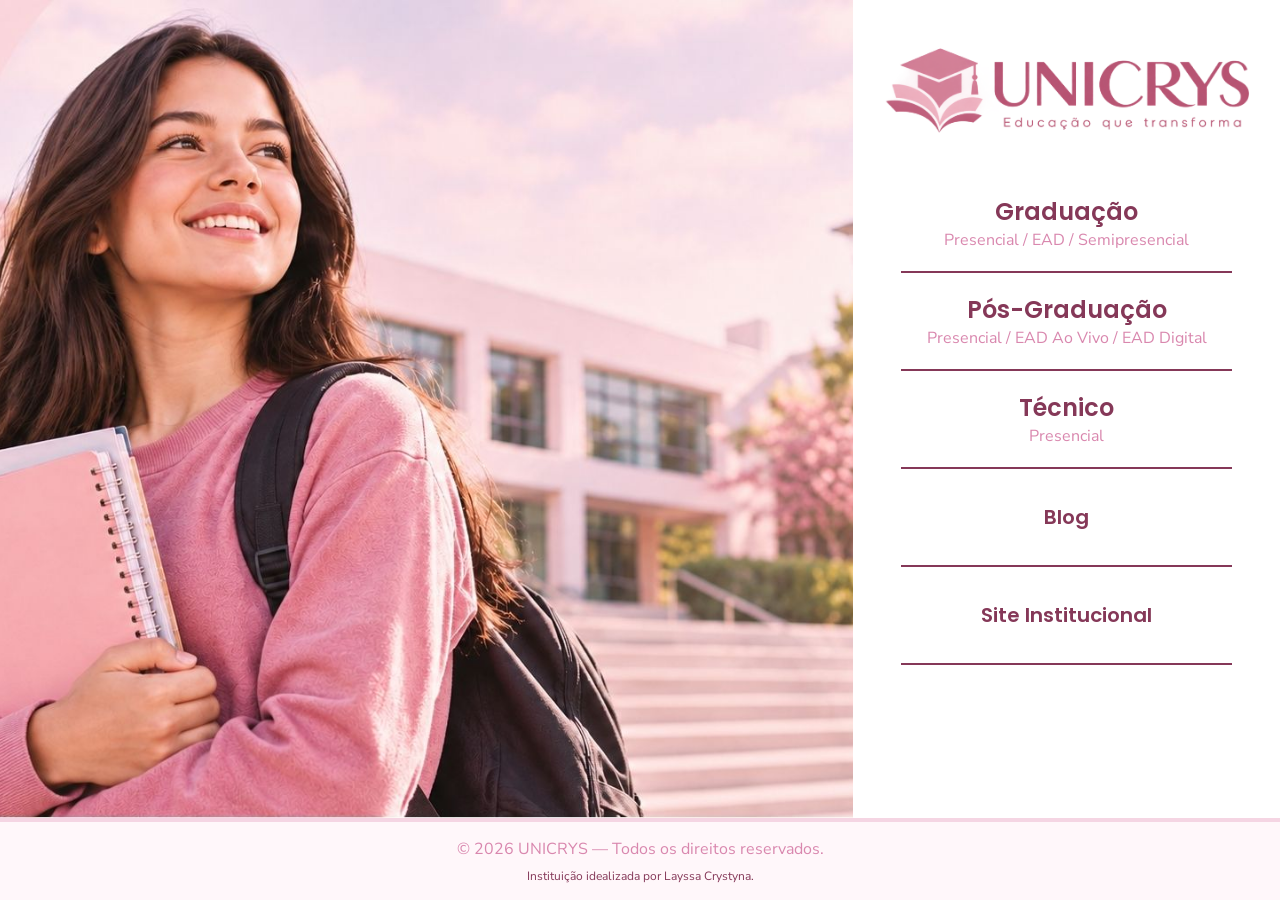
<file: Pages/index.html>
<!DOCTYPE html>
<html lang="pt-br">
<head>
  <meta charset="UTF-8">
  <meta name="viewport" content="width=device-width, initial-scale=1.0">
  <link rel="shortcut icon" href="/Image/Logo Unicrys_ Educação que Transforma.png" type="image/x-icon">
  <link rel="stylesheet" href="/Styles/index.css">
  <title>UNICRYS</title>
</head>
<body>
  <div class="tela">
    <img class="ilustração" src="/Image/Estudante Sorridente no Campus Primavera.jpg" alt="Estudante Sorridente no Campus Primavera">
    <div class="menu">
      <img class="logo" src="/Image/Logo Unicrys_ Educação que Transforma.png" alt="Logo Unicrys Educação que Transforma">
      <div class="opção_conteiner">
        <a href="/Pages/graduação.html">
          <div class="opção">
            <p class="opção_titulo">Graduação</p>
            <p class="opção_subtitulo">Presencial / EAD / Semipresencial</p>
          </div>
        </a>
        <a href="/Pages/pos-graduação.html">
          <div class="opção">
            <p class="opção_titulo">Pós-Graduação</p>
            <p class="opção_subtitulo">Presencial / EAD Ao Vivo / EAD Digital</p>
          </div>
        </a>
        <a href="/Pages/técnico.html">
          <div class="opção">
            <p class="opção_titulo">Técnico</p>
            <p class="opção_subtitulo">Presencial</p>
          </div>
        </a>
        <div class="opção">
          <p class="titulo">Blog</p>
        </div>
        <div class="opção">
          <p class="titulo">Site Institucional</p>
        </div>
      </div>
    </div>
  </div>
  <footer>
    <p class="titulo">© 2026 UNICRYS — Todos os direitos reservados.</p>
    <p class="subtitulo">Instituição idealizada por Layssa Crystyna.</p>
  </footer>
</body>
</html>
</file>
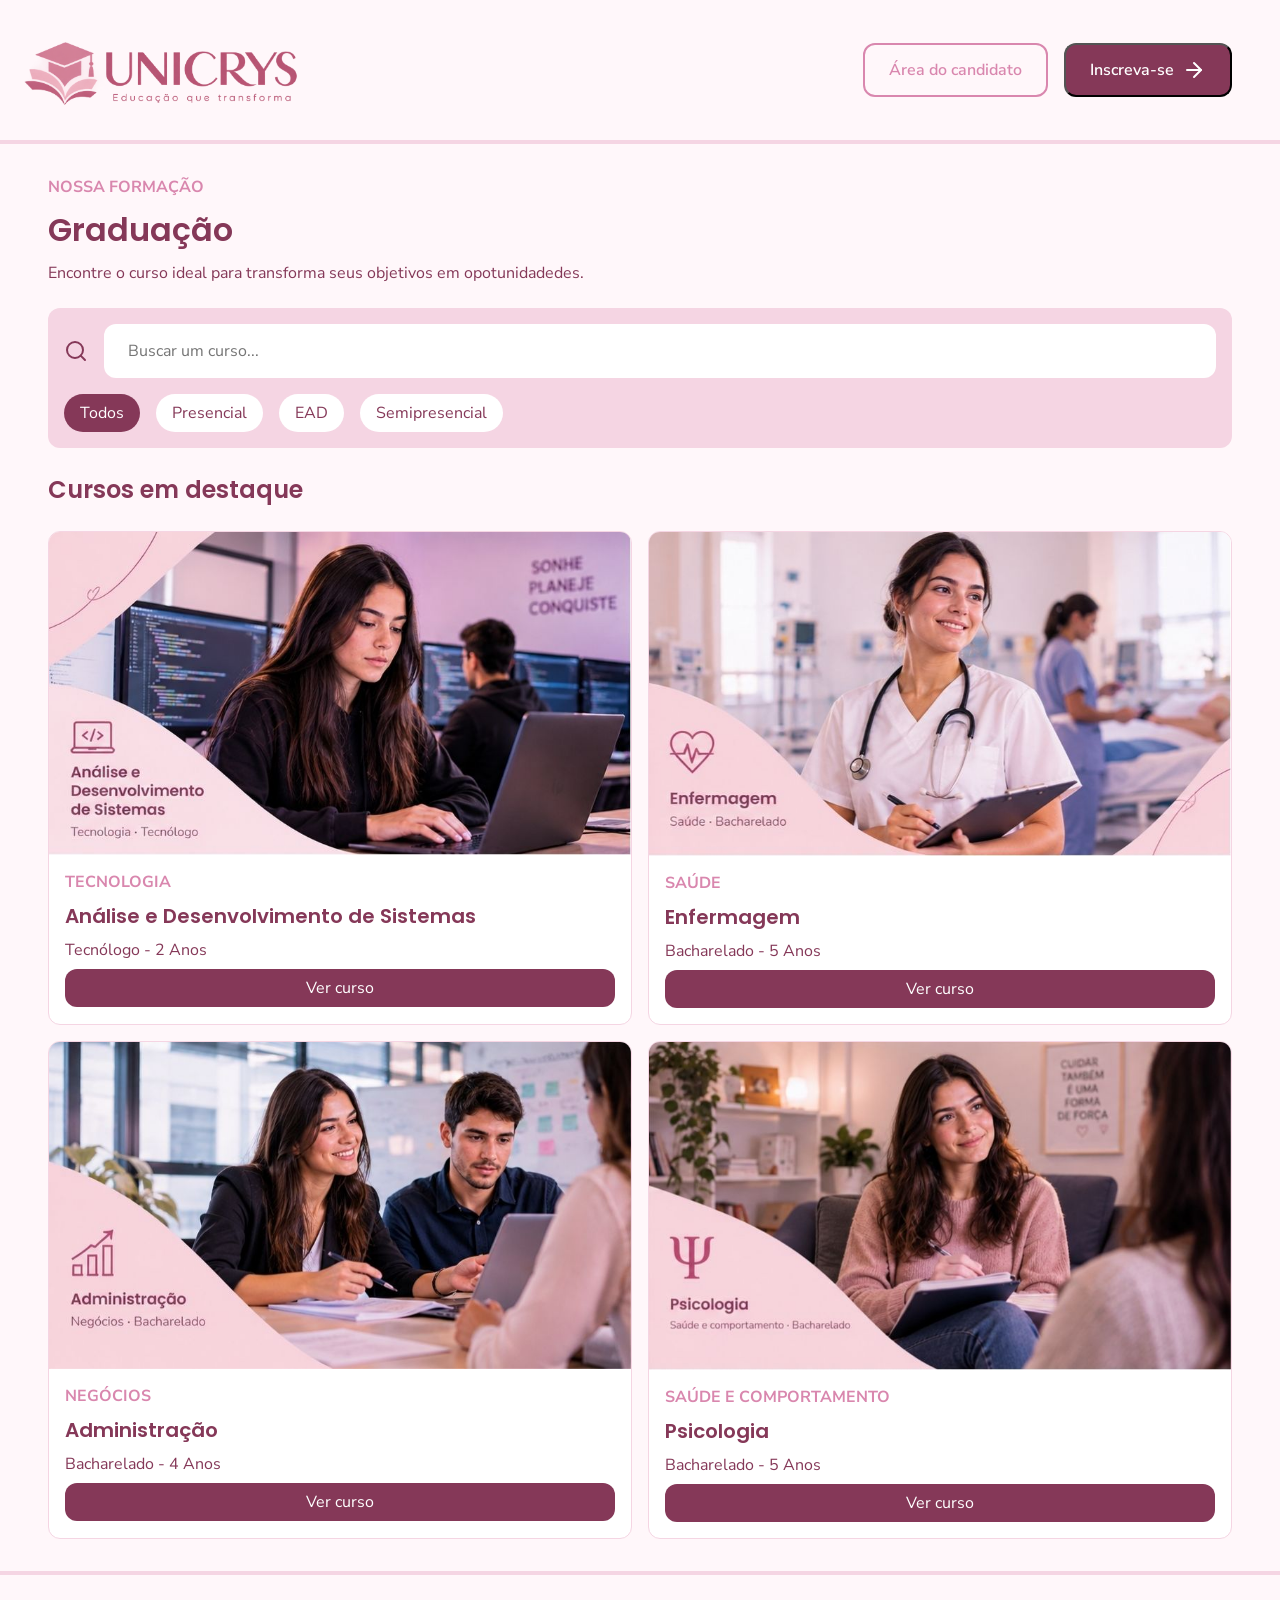
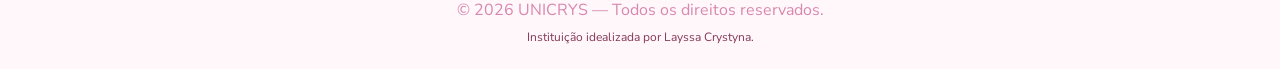
<file: Pages/graduação.html>
<!DOCTYPE html>
<html lang="pt-br">
<head>
  <meta charset="UTF-8">
  <meta name="viewport" content="width=device-width, initial-scale=1.0">
  <link rel="shortcut icon" href="/Image/Logo Unicrys_ Educação que Transforma.png" type="image/x-icon">
  <link rel="stylesheet" href="/Styles/style.css">
  <title>UNICRYS</title>
</head>
<body>
  <div class="menu">
    <img src="/Image/Logo Unicrys_ Educação que Transforma.png" alt="">
    <div class="botões">
      <button class="botão_candidato">
        <p>Área do candidato</p>
      </button>
      <button class="botão_inscrever">
        <p>Inscreva-se</p>
        <svg class="seta" xmlns="http://www.w3.org/2000/svg" width="24" height="24" viewBox="0 0 24 24" fill="none" stroke="currentColor" stroke-width="2" stroke-linecap="round" stroke-linejoin="round" class="lucide lucide-arrow-right preview-icon"><path d="M5 12h14"/><path d="m12 5 7 7-7 7"/></svg>
      </button>
    </div>
  </div>

  <div class="conteiner_principal">
    <div class="cabeçalho">
      <p class="subtitulo">NOSSA FORMAÇÃO</p>
      <p class="titulo">Graduação</p>
      <p class="descrição">Encontre o curso ideal para transforma seus objetivos em opotunidadedes.</p>
    </div>

    <div class="busca_conteiner">
      <div class="busca">
        <svg class="lupa" xmlns="http://www.w3.org/2000/svg" width="24" height="24" viewBox="0 0 24 24" fill="none" stroke="currentColor" stroke-width="2" stroke-linecap="round" stroke-linejoin="round" class="lucide lucide-search preview-icon"><path d="m21 21-4.34-4.34"/><circle cx="11" cy="11" r="8"/></svg>
        <input type="text" placeholder="Buscar um curso...">
      </div>
      <div class="opções">
        <p class="opção_selecionada">Todos</p>
        <p class="opção">Presencial</p>
        <p class="opção">EAD</p>
        <p class="opção">Semipresencial</p>
      </div>
    </div>

    <p class="titulo_cursos">Cursos em destaque</p>

    <div class="container_cursos">
      <div class="card_curso">
        <img src="/Image/Imagem ADS.jpg" alt="Imagem ilustrativa do curso de ADS">
        <div class="info_curso">
          <p class="tipo_curso">TECNOLOGIA</p>
          <p class="nome_curso">Análise e Desenvolvimento de Sistemas</p>
          <p class="tempo">Tecnólogo - 2 Anos</p>
          <button class="botão_ver">Ver curso</button>
        </div>
      </div>
      <div class="card_curso">
        <img src="/Image/Imagem Enfermagem.jpg" alt="Imagem ilustrativa do curso de ADS">
        <div class="info_curso">
          <p class="tipo_curso">SAÚDE</p>
          <p class="nome_curso">Enfermagem</p>
          <p class="tempo">Bacharelado - 5 Anos</p>
          <button class="botão_ver">Ver curso</button>
        </div>
      </div>
      <div class="card_curso">
        <img src="/Image/Imagem Administração.jpg" alt="Imagem ilustrativa do curso de ADS">
        <div class="info_curso">
          <p class="tipo_curso">NEGÓCIOS</p>
          <p class="nome_curso">Administração</p>
          <p class="tempo">Bacharelado - 4 Anos</p>
          <button class="botão_ver">Ver curso</button>
        </div>
      </div>
      <div class="card_curso">
        <img src="/Image/Imagem Psicologia.jpg" alt="Imagem ilustrativa do curso de ADS">
        <div class="info_curso">
          <p class="tipo_curso">SAÚDE E COMPORTAMENTO</p>
          <p class="nome_curso">Psicologia</p>
          <p class="tempo">Bacharelado - 5 Anos</p>
          <button class="botão_ver">Ver curso</button>
        </div>
      </div>
    </div>
  </div>

  <footer>
    <p class="titulo">© 2026 UNICRYS — Todos os direitos reservados.</p>
    <p class="subtitulo">Instituição idealizada por Layssa Crystyna.</p>
  </footer>
</body>
</html>
</file>
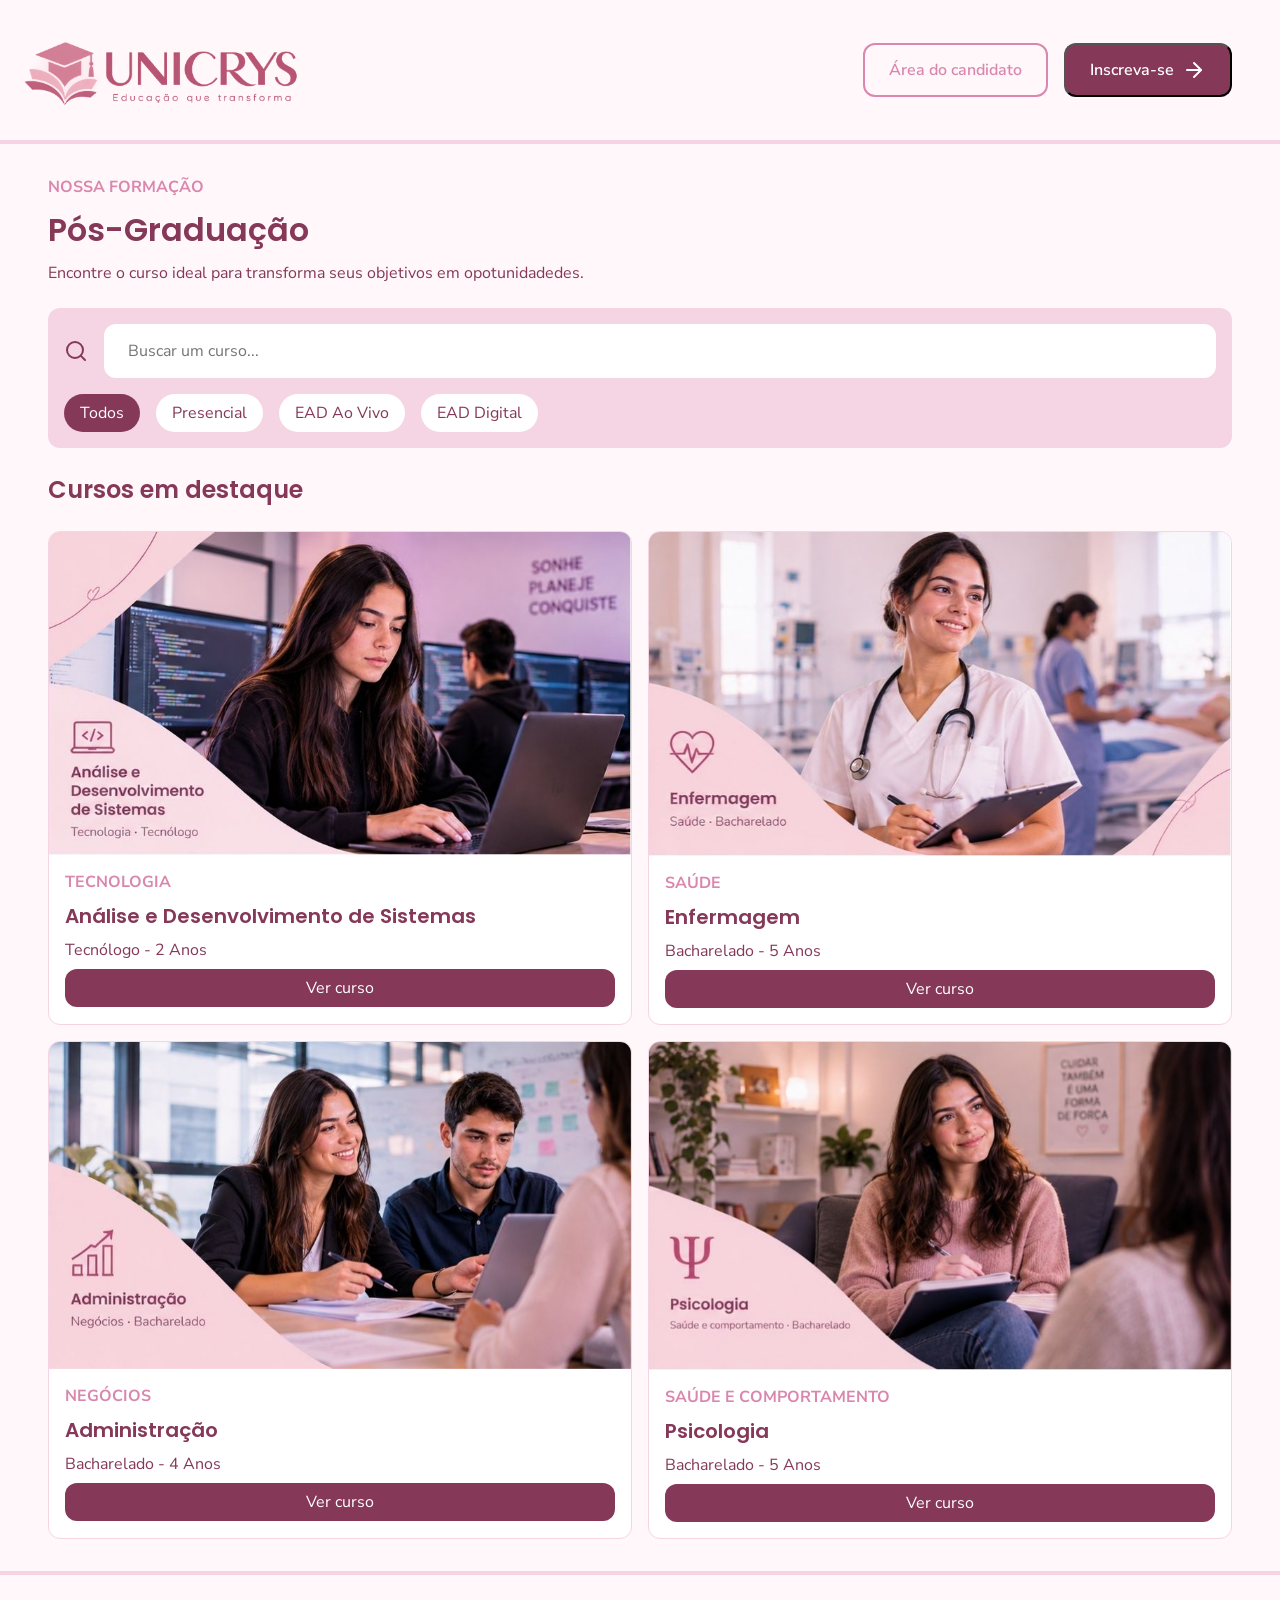
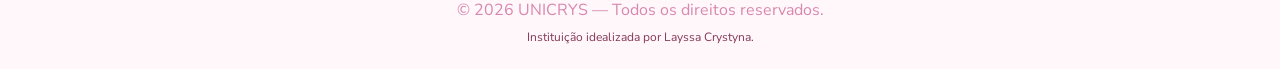
<file: Pages/pos-graduação.html>
<!DOCTYPE html>
<html lang="pt-br">
<head>
  <meta charset="UTF-8">
  <meta name="viewport" content="width=device-width, initial-scale=1.0">
  <link rel="shortcut icon" href="/Image/Logo Unicrys_ Educação que Transforma.png" type="image/x-icon">
  <link rel="stylesheet" href="/Styles/style.css">
  <title>UNICRYS</title>
</head>
<body>
  <div class="menu">
    <img src="/Image/Logo Unicrys_ Educação que Transforma.png" alt="">
    <div class="botões">
      <button class="botão_candidato">
        <p>Área do candidato</p>
      </button>
      <button class="botão_inscrever">
        <p>Inscreva-se</p>
        <svg class="seta" xmlns="http://www.w3.org/2000/svg" width="24" height="24" viewBox="0 0 24 24" fill="none" stroke="currentColor" stroke-width="2" stroke-linecap="round" stroke-linejoin="round" class="lucide lucide-arrow-right preview-icon"><path d="M5 12h14"/><path d="m12 5 7 7-7 7"/></svg>
      </button>
    </div>
  </div>

  <div class="conteiner_principal">
    <div class="cabeçalho">
      <p class="subtitulo">NOSSA FORMAÇÃO</p>
      <p class="titulo">Pós-Graduação</p>
      <p class="descrição">Encontre o curso ideal para transforma seus objetivos em opotunidadedes.</p>
    </div>

    <div class="busca_conteiner">
      <div class="busca">
        <svg class="lupa" xmlns="http://www.w3.org/2000/svg" width="24" height="24" viewBox="0 0 24 24" fill="none" stroke="currentColor" stroke-width="2" stroke-linecap="round" stroke-linejoin="round" class="lucide lucide-search preview-icon"><path d="m21 21-4.34-4.34"/><circle cx="11" cy="11" r="8"/></svg>
        <input type="text" placeholder="Buscar um curso...">
      </div>
      <div class="opções">
        <p class="opção_selecionada">Todos</p>
        <p class="opção">Presencial</p>
        <p class="opção">EAD Ao Vivo</p>
        <p class="opção">EAD Digital</p>
      </div>
    </div>

    <p class="titulo_cursos">Cursos em destaque</p>

    <div class="container_cursos">
      <div class="card_curso">
        <img src="/Image/Imagem ADS.jpg" alt="Imagem ilustrativa do curso de ADS">
        <div class="info_curso">
          <p class="tipo_curso">TECNOLOGIA</p>
          <p class="nome_curso">Análise e Desenvolvimento de Sistemas</p>
          <p class="tempo">Tecnólogo - 2 Anos</p>
          <button class="botão_ver">Ver curso</button>
        </div>
      </div>
      <div class="card_curso">
        <img src="/Image/Imagem Enfermagem.jpg" alt="Imagem ilustrativa do curso de ADS">
        <div class="info_curso">
          <p class="tipo_curso">SAÚDE</p>
          <p class="nome_curso">Enfermagem</p>
          <p class="tempo">Bacharelado - 5 Anos</p>
          <button class="botão_ver">Ver curso</button>
        </div>
      </div>
      <div class="card_curso">
        <img src="/Image/Imagem Administração.jpg" alt="Imagem ilustrativa do curso de ADS">
        <div class="info_curso">
          <p class="tipo_curso">NEGÓCIOS</p>
          <p class="nome_curso">Administração</p>
          <p class="tempo">Bacharelado - 4 Anos</p>
          <button class="botão_ver">Ver curso</button>
        </div>
      </div>
      <div class="card_curso">
        <img src="/Image/Imagem Psicologia.jpg" alt="Imagem ilustrativa do curso de ADS">
        <div class="info_curso">
          <p class="tipo_curso">SAÚDE E COMPORTAMENTO</p>
          <p class="nome_curso">Psicologia</p>
          <p class="tempo">Bacharelado - 5 Anos</p>
          <button class="botão_ver">Ver curso</button>
        </div>
      </div>
    </div>
  </div>

  <footer>
    <p class="titulo">© 2026 UNICRYS — Todos os direitos reservados.</p>
    <p class="subtitulo">Instituição idealizada por Layssa Crystyna.</p>
  </footer>
</body>
</html>
</file>
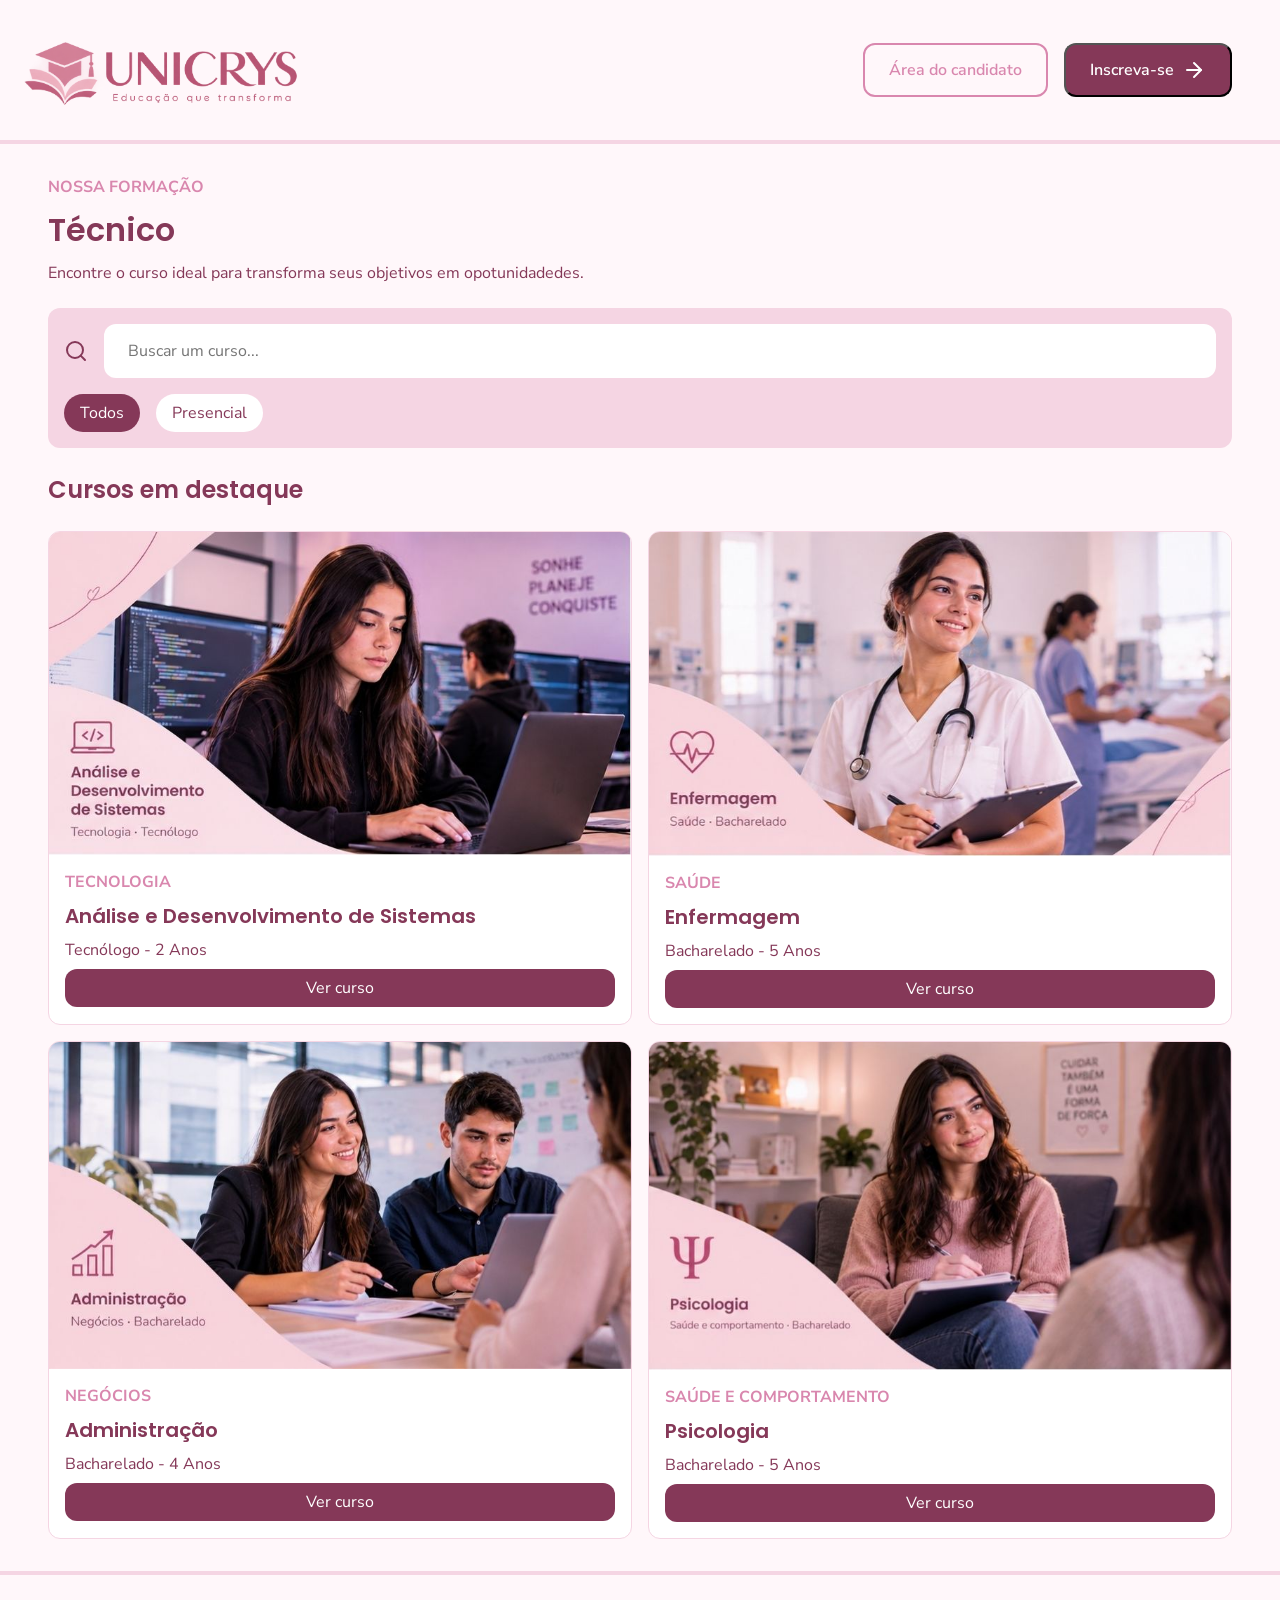
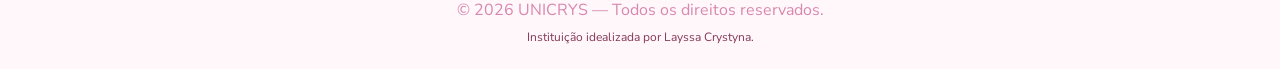
<file: Pages/técnico.html>
<!DOCTYPE html>
<html lang="pt-br">
<head>
  <meta charset="UTF-8">
  <meta name="viewport" content="width=device-width, initial-scale=1.0">
  <link rel="shortcut icon" href="/Image/Logo Unicrys_ Educação que Transforma.png" type="image/x-icon">
  <link rel="stylesheet" href="/Styles/style.css">
  <title>UNICRYS</title>
</head>
<body>
  <div class="menu">
    <img src="/Image/Logo Unicrys_ Educação que Transforma.png" alt="">
    <div class="botões">
      <button class="botão_candidato">
        <p>Área do candidato</p>
      </button>
      <button class="botão_inscrever">
        <p>Inscreva-se</p>
        <svg class="seta" xmlns="http://www.w3.org/2000/svg" width="24" height="24" viewBox="0 0 24 24" fill="none" stroke="currentColor" stroke-width="2" stroke-linecap="round" stroke-linejoin="round" class="lucide lucide-arrow-right preview-icon"><path d="M5 12h14"/><path d="m12 5 7 7-7 7"/></svg>
      </button>
    </div>
  </div>

  <div class="conteiner_principal">
    <div class="cabeçalho">
      <p class="subtitulo">NOSSA FORMAÇÃO</p>
      <p class="titulo">Técnico</p>
      <p class="descrição">Encontre o curso ideal para transforma seus objetivos em opotunidadedes.</p>
    </div>

    <div class="busca_conteiner">
      <div class="busca">
        <svg class="lupa" xmlns="http://www.w3.org/2000/svg" width="24" height="24" viewBox="0 0 24 24" fill="none" stroke="currentColor" stroke-width="2" stroke-linecap="round" stroke-linejoin="round" class="lucide lucide-search preview-icon"><path d="m21 21-4.34-4.34"/><circle cx="11" cy="11" r="8"/></svg>
        <input type="text" placeholder="Buscar um curso...">
      </div>
      <div class="opções">
        <p class="opção_selecionada">Todos</p>
        <p class="opção">Presencial</p>
      </div>
    </div>

    <p class="titulo_cursos">Cursos em destaque</p>

    <div class="container_cursos">
      <div class="card_curso">
        <img src="/Image/Imagem ADS.jpg" alt="Imagem ilustrativa do curso de ADS">
        <div class="info_curso">
          <p class="tipo_curso">TECNOLOGIA</p>
          <p class="nome_curso">Análise e Desenvolvimento de Sistemas</p>
          <p class="tempo">Tecnólogo - 2 Anos</p>
          <button class="botão_ver">Ver curso</button>
        </div>
      </div>
      <div class="card_curso">
        <img src="/Image/Imagem Enfermagem.jpg" alt="Imagem ilustrativa do curso de ADS">
        <div class="info_curso">
          <p class="tipo_curso">SAÚDE</p>
          <p class="nome_curso">Enfermagem</p>
          <p class="tempo">Bacharelado - 5 Anos</p>
          <button class="botão_ver">Ver curso</button>
        </div>
      </div>
      <div class="card_curso">
        <img src="/Image/Imagem Administração.jpg" alt="Imagem ilustrativa do curso de ADS">
        <div class="info_curso">
          <p class="tipo_curso">NEGÓCIOS</p>
          <p class="nome_curso">Administração</p>
          <p class="tempo">Bacharelado - 4 Anos</p>
          <button class="botão_ver">Ver curso</button>
        </div>
      </div>
      <div class="card_curso">
        <img src="/Image/Imagem Psicologia.jpg" alt="Imagem ilustrativa do curso de ADS">
        <div class="info_curso">
          <p class="tipo_curso">SAÚDE E COMPORTAMENTO</p>
          <p class="nome_curso">Psicologia</p>
          <p class="tempo">Bacharelado - 5 Anos</p>
          <button class="botão_ver">Ver curso</button>
        </div>
      </div>
    </div>
  </div>

  <footer>
    <p class="titulo">© 2026 UNICRYS — Todos os direitos reservados.</p>
    <p class="subtitulo">Instituição idealizada por Layssa Crystyna.</p>
  </footer>
</body>
</html>
</file>
<file: Styles/index.css>
@import url('https://fonts.googleapis.com/css2?family=Montserrat:ital,wght@0,100..900;1,100..900&family=Nunito+Sans:ital,opsz,wght@0,6..12,200..1000;1,6..12,200..1000&family=Roboto:ital,wght@0,100..900;1,100..900&display=swap');
@import url('https://fonts.googleapis.com/css2?family=Montserrat:ital,wght@0,100..900;1,100..900&family=Nunito+Sans:ital,opsz,wght@0,6..12,200..1000;1,6..12,200..1000&family=Poppins:ital,wght@0,100;0,200;0,300;0,400;0,500;0,600;0,700;0,800;0,900;1,100;1,200;1,300;1,400;1,500;1,600;1,700;1,800;1,900&family=Roboto:ital,wght@0,100..900;1,100..900&display=swap');

body {
  margin: 0;

  min-height: 100vh;

  display: flex;
  flex-direction: column;

  background-color: #FFF7FA;
}

.tela {
  display: flex;
  flex: 1;

  min-height: 0;

  overflow: hidden;
}

.ilustração {
  flex: 2;

  min-width: 0;
  min-height: 0;

  object-fit: cover;
}

.menu {
  flex: 1;

  min-width: 0;
  min-height: 0;

  overflow-y: auto;
  background-color: white;
}

.logo {
  width: 100%;
}

.opção_conteiner {
  padding: 0px 48px;
}

a {
  text-decoration: none;
}

.opção {
  display: flex;
  flex-direction: column;
  align-items: center;
  justify-content: center;

  height: 96px;
  padding: 0px 24px;

  border-bottom: 2px solid #853858;

  transition: transform 300ms ease-in-out;

  cursor: pointer;
}

.opção:hover {
  transform: scale(1.05);
}

.opção_titulo {
  white-space: nowrap;

  padding: 0;
  margin: 0;
  
  font-size: 24px;
  font-family: Poppins;
  font-weight: 600;

  color: #853858;
}

.opção_subtitulo {
  white-space: nowrap;
  
  padding: 0;
  margin: 0;
  
  font-size: 16px;
  font-family: 'Nunito Sans';

  color: #D987AE;
}

.opção .titulo{
  padding: 0;
  margin: 0;
  
  font-size: 20px;
  font-family: Poppins;
  font-weight: 600;

  color: #853858;
}

footer {
  flex-shrink: 0;

  display: flex;
  flex-direction: column;
  justify-content: center;
  align-items: center;
  gap: 8px;

  padding: 16px 24px;
  border-top: 4px solid #F5D5E3;
  background-color: #FFF7FA;
}

.titulo {
  padding: 0;
  margin: 0;

  font-size: 16px;
  font-family: 'Nunito Sans';

  color: #D987AE;
}

.subtitulo {
  padding: 0;
  margin: 0;

  font-size: 12px;
  font-family: 'Nunito Sans';

  color: #853858;
}

@media (max-width: 1000px) {
  .tela {
    flex-direction: column;
  }

  .ilustração {
    flex: none;
    width: 100%;
    height: 35vh;
    object-fit: cover;
  }

  .menu {
    width: 100%;
    box-sizing: border-box;
  }

  .opção_conteiner {
    padding: 0 24px 24px;
  }

  .opção_titulo {
    font-size: 20px;
  }

  .opção_subtitulo {
    font-size: 14px;
    text-align: center;
  }
}
</file>
<file: Styles/style.css>
@import url('https://fonts.googleapis.com/css2?family=Montserrat:ital,wght@0,100..900;1,100..900&family=Nunito+Sans:ital,opsz,wght@0,6..12,200..1000;1,6..12,200..1000&family=Roboto:ital,wght@0,100..900;1,100..900&display=swap');
@import url('https://fonts.googleapis.com/css2?family=Montserrat:ital,wght@0,100..900;1,100..900&family=Nunito+Sans:ital,opsz,wght@0,6..12,200..1000;1,6..12,200..1000&family=Poppins:ital,wght@0,100;0,200;0,300;0,400;0,500;0,600;0,700;0,800;0,900;1,100;1,200;1,300;1,400;1,500;1,600;1,700;1,800;1,900&family=Roboto:ital,wght@0,100..900;1,100..900&display=swap');

body {
  margin: 0;
  padding: 0;

  height: 100%;

  background-color: #FFF7FA;
}

p {
  margin: 0;
  padding: 0;
}

.menu {
  height: 140px;

  display: flex;
  flex-wrap: nowrap;
  justify-content: space-between;
  align-items: center;

  border-bottom: 4px solid #F5D5E3;
}

.menu img {
  max-width: 320px;
  min-width: 0;
}

.botões {
  display: flex;
  align-items: center;
  gap: 16px;

  padding: 0px 48px;
}

.botão_candidato, .botão_inscrever {
  border-radius: 12px;
  outline: none;

  font-size: 16px;
  font-family: 'Nunito Sans';
  font-weight: 600;

  height: 54px;
  padding: 0px 24px;

  display: flex;
  align-items: center;
  justify-content: center;
  gap: 8px;

  cursor: pointer;
}

.botão_candidato {
  white-space: nowrap;

  background-color: #FFF7FA;
  color: #D987AE;

  border: 2px solid #D987AE;
}

.botão_inscrever {
  white-space: nowrap;

  background-color: #853858;
  color: white;
}

.conteiner_principal {
  display: flex;
  flex-direction: column;
  gap: 24px;
  padding: 32px 48px;
}

.cabeçalho {
  display: flex;
  flex-direction: column;
  gap: 8px;
}

.cabeçalho .subtitulo {
  font-size: 16px;
  font-family: 'Nunito Sans';
  font-weight: 700;
  color: #D987AE;
}

.cabeçalho .titulo {
  font-size: 32px;
  font-family: Poppins;
  font-weight: 600;
  color: #853858;
}

.cabeçalho .descrição {
  font-size: 16px;
  font-family: 'Nunito Sans';
  color: #853858;
}

.busca_conteiner {
  display: flex;
  flex-direction: column;
  gap: 16px;

  padding: 16px;

  border-radius: 12px;
  background-color: #F5D5E3;
}

.busca {
  display: flex;
  align-items: center;
  gap: 16px;
  min-width: 0;
}

.lupa {
  color: #853858;
}

.busca input {
  flex: 1;
  min-width: 0;
  box-sizing: border-box;
  height: 54px;
  padding: 0 24px;

  border: none;
  border-radius: 12px;
  outline: none;
  background-color: white;

  font-size: 16px;
  font-family: 'Nunito Sans';
}

.busca input::placeholder {
  font-size: 16px;
  font-family: 'Nunito Sans';
}

.opções {
  display: flex;
  flex-wrap: wrap;
  gap: 16px;
}

.opções p {
  padding: 8px 16px;
  background-color: white;
  border-radius: 100px;

  font-size: 16px;
  font-family: 'Nunito Sans';
  color: #853858;

  cursor: pointer;
}

.opções .opção_selecionada {
  background-color: #853858;
  color: white;
}

.titulo_cursos {
  font-size: 24px;
  font-family: Poppins;
  font-weight: 600;
  color: #853858;
}


.container_cursos {
  display: grid;
  grid-template-columns: repeat(auto-fit, minmax(436px, 1fr));
  gap: 16px;
}

.card_curso {
  min-width: 440px;
  overflow: hidden;

  display: flex;
  flex-direction: column;

  border-radius: 12px;
  border: 1px solid #F5D5E3;
  background-color: white;
}

.card_curso img {
  object-fit: cover;
}


.info_curso {
  display: flex;
  flex-direction: column;
  gap: 8px;
  padding: 16px;
}

.tipo_curso {
  font-size: 16px;
  font-family: 'Nunito Sans';
  font-weight: 700;
  color: #D987AE;
}

.nome_curso {
  white-space: nowrap;
  font-size: 20px;
  font-family: Poppins;
  font-weight: 600;
  color: #853858;
}

.tempo {
  font-size: 16px;
  font-family: 'Nunito Sans';
  color: #853858;
}

.botão_ver {
  padding: 8px 0px;

  font-size: 16px;
  font-family: 'Nunito Sans';

  border: none;
  outline: none;
  border-radius: 12px;

  background-color: #853858;
  color: white;

  cursor: pointer;

  transition: ease-in-out 300ms;
}

.botão_ver:hover {
  transform: scale(1.05);
}

footer {
  display: flex;
  flex-direction: column;
  justify-content: center;
  align-items: center;
  gap: 8px;

  padding: 24px;
  border-top: 4px solid #F5D5E3;
  background-color: #FFF7FA;
}

.titulo {
  padding: 0;
  margin: 0;

  font-size: 16px;
  font-family: 'Nunito Sans';

  color: #D987AE;
}

.subtitulo {
  padding: 0;
  margin: 0;

  font-size: 12px;
  font-family: 'Nunito Sans';

  color: #853858;
}

@media (max-width: 800px) {
  .menu {
    height: auto;
    flex-wrap: wrap;
    gap: 16px;
    padding: 16px;
    box-sizing: border-box;
  }

  .menu img {
    width: 180px;
    max-width: 100%;
  }

  .botões {
    padding: 0;
    gap: 8px;
    flex-wrap: wrap;
  }

  .botão_candidato,
  .botão_inscrever {
    padding: 0 12px;
    font-size: 14px;
  }

  .conteiner_principal {
    padding: 24px 16px;
  }

  .cabeçalho .titulo {
    font-size: 28px;
  }

  .titulo_cursos {
    font-size: 22px;
  }

  footer {
    padding: 20px 12px;
    text-align: center;
  }
}

@media (max-width: 515px) {
  .menu {
    flex-direction: column;
    align-items: center;
    justify-content: center;
  }
}
</file>
